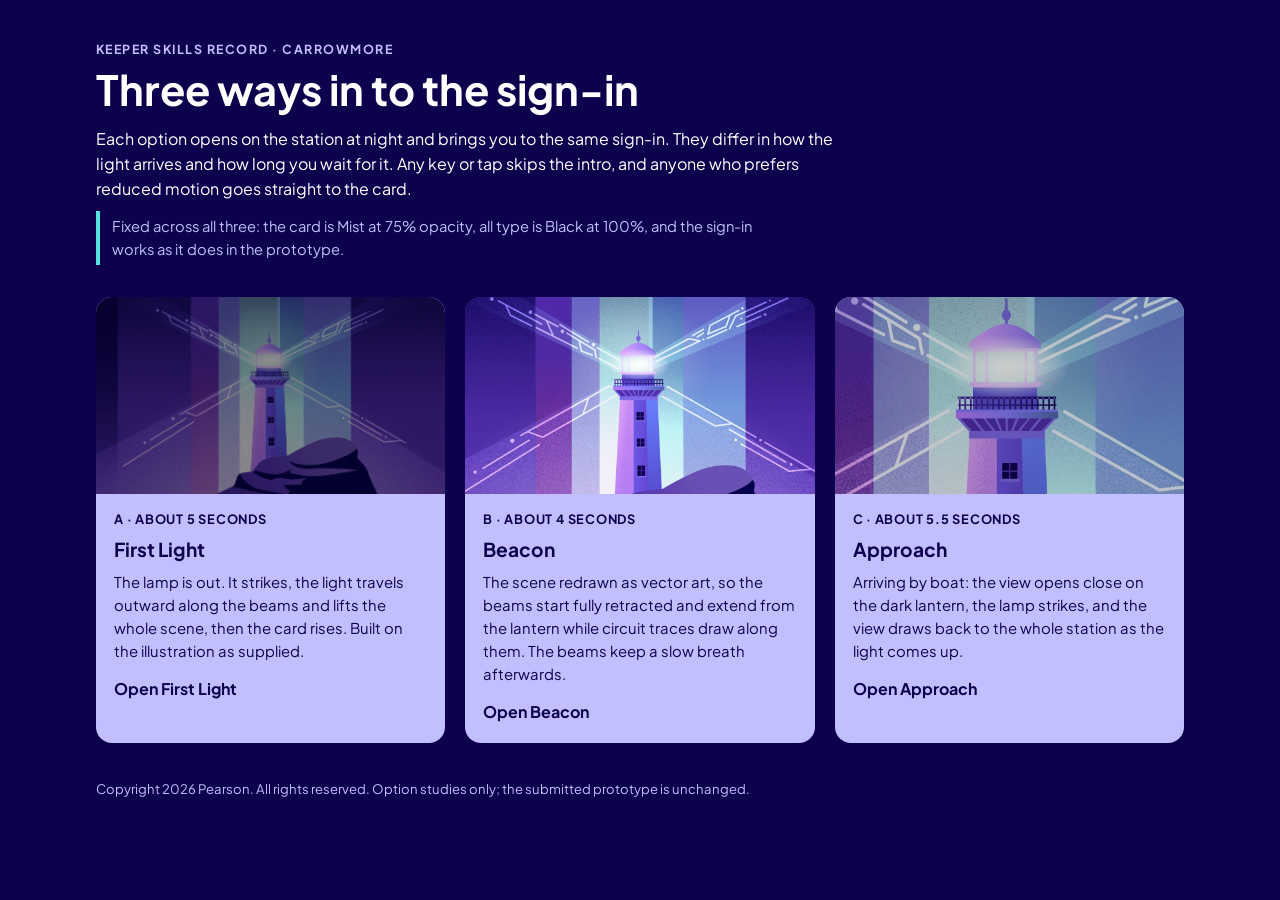
<file: prototype/sign-in-options/index.html>
<!doctype html>
<html lang="en">
<head>
<meta charset="utf-8">
<meta name="viewport" content="width=device-width, initial-scale=1, viewport-fit=cover">
<title>Keeper Sign-in Options</title>
<meta name="claude:viewport-fit-sides" content="cover">
<link rel="preconnect" href="https://fonts.googleapis.com">
<link rel="preconnect" href="https://fonts.gstatic.com" crossorigin>
<link href="https://fonts.googleapis.com/css2?family=Plus+Jakarta+Sans:wght@400;600;700&display=swap" rel="stylesheet">
<style>
  /* Chooser: dark family throughout (Pearson Purple ground, Light Purple cards).
     Layout: a short intro, then one row of three option cards, each led by its art. */
  :root {
    color-scheme: dark;
    --ground: #0D004D; --card: #C1BFFF; --card-ink: #0D004D; --ink: #FFFFFF; --ink-soft: #C1BFFF;
    --rule: #56E2E1; --font: "Plus Jakarta Sans", Arial, Helvetica, sans-serif;
  }
  * { box-sizing: border-box; }
  body { margin: 0; background: var(--ground); color: var(--ink); font: 16px/1.55 var(--font); }
  .wrap { max-width: 1120px; margin: 0 auto; padding-block: 40px 56px;
          padding-left: max(16px, env(safe-area-inset-left, 0px)); padding-right: max(16px, env(safe-area-inset-right, 0px)); }
  .eyebrow { font-size: .78rem; font-weight: 700; letter-spacing: .12em; text-transform: uppercase; color: var(--ink-soft); margin: 0 0 8px; }
  h1 { font-size: clamp(1.8rem, 4vw, 2.6rem); line-height: 1.1; margin: 0 0 14px; text-wrap: balance; }
  .lede { max-width: 64ch; color: var(--ink); margin: 0 0 10px; }
  .fixed { max-width: 64ch; color: var(--ink-soft); font-size: .92rem; border-left: 4px solid var(--rule); padding: 4px 12px; margin: 0 0 32px; }
  .grid { display: grid; grid-template-columns: repeat(auto-fit, minmax(280px, 1fr)); gap: 20px; }
  .opt { background: var(--card); color: var(--card-ink); border-radius: 16px; overflow: hidden; display: grid; grid-template-rows: auto 1fr; text-decoration: none; }
  .opt:focus-visible { outline: 3px solid var(--ink); outline-offset: 3px; }
  .art { aspect-ratio: 16 / 9; max-width: 100%; background: #07002E url("assets/lighthouse.webp") center / cover; }
  .a-first { filter: brightness(.55) saturate(1.1); background-position: 50% 30%; background-size: 130%; }
  .a-beacon { background-size: 170%; background-position: 50% 28%; }
  .a-approach { background-size: 340%; background-position: 50% 30%; filter: brightness(.8); }
  .body { padding: 16px 18px 18px; display: grid; gap: 6px; align-content: start; }
  .body h2 { font-size: 1.2rem; margin: 0; }
  .body p { margin: 0; font-size: .93rem; }
  .meta { font-size: .8rem; font-weight: 700; letter-spacing: .06em; text-transform: uppercase; }
  .open { font-weight: 700; margin-top: 8px; }
  .opt:hover .open { text-decoration: underline; }
  footer { margin-top: 36px; font-size: .82rem; color: var(--ink-soft); }
</style>
</head>
<body>
<div class="wrap">
  <p class="eyebrow">Keeper Skills Record · Carrowmore</p>
  <h1>Three ways in to the sign-in</h1>
  <p class="lede">Each option opens on the station at night and brings you to the same sign-in. They differ in how the light arrives and how long you wait for it. Any key or tap skips the intro, and anyone who prefers reduced motion goes straight to the card.</p>
  <p class="fixed">Fixed across all three: the card is Mist at 75% opacity, all type is Black at 100%, and the sign-in works as it does in the prototype.</p>

  <div class="grid">
    <a class="opt" href="first-light.html">
      <div class="art a-first" role="img" aria-label="The lighthouse at night"></div>
      <div class="body">
        <span class="meta">A · About 5 seconds</span>
        <h2>First Light</h2>
        <p>The lamp is out. It strikes, the light travels outward along the beams and lifts the whole scene, then the card rises. Built on the illustration as supplied.</p>
        <span class="open">Open First Light</span>
      </div>
    </a>
    <a class="opt" href="beacon.html">
      <div class="art a-beacon" role="img" aria-label="The lantern with its beams"></div>
      <div class="body">
        <span class="meta">B · About 4 seconds</span>
        <h2>Beacon</h2>
        <p>The scene redrawn as vector art, so the beams start fully retracted and extend from the lantern while circuit traces draw along them. The beams keep a slow breath afterwards.</p>
        <span class="open">Open Beacon</span>
      </div>
    </a>
    <a class="opt" href="approach.html">
      <div class="art a-approach" role="img" aria-label="Close on the lantern"></div>
      <div class="body">
        <span class="meta">C · About 5.5 seconds</span>
        <h2>Approach</h2>
        <p>Arriving by boat: the view opens close on the dark lantern, the lamp strikes, and the view draws back to the whole station as the light comes up.</p>
        <span class="open">Open Approach</span>
      </div>
    </a>
  </div>
  <footer>Copyright 2026 Pearson. All rights reserved. Option studies only; the submitted prototype is unchanged.</footer>
</div>
</body>
</html>
</file>
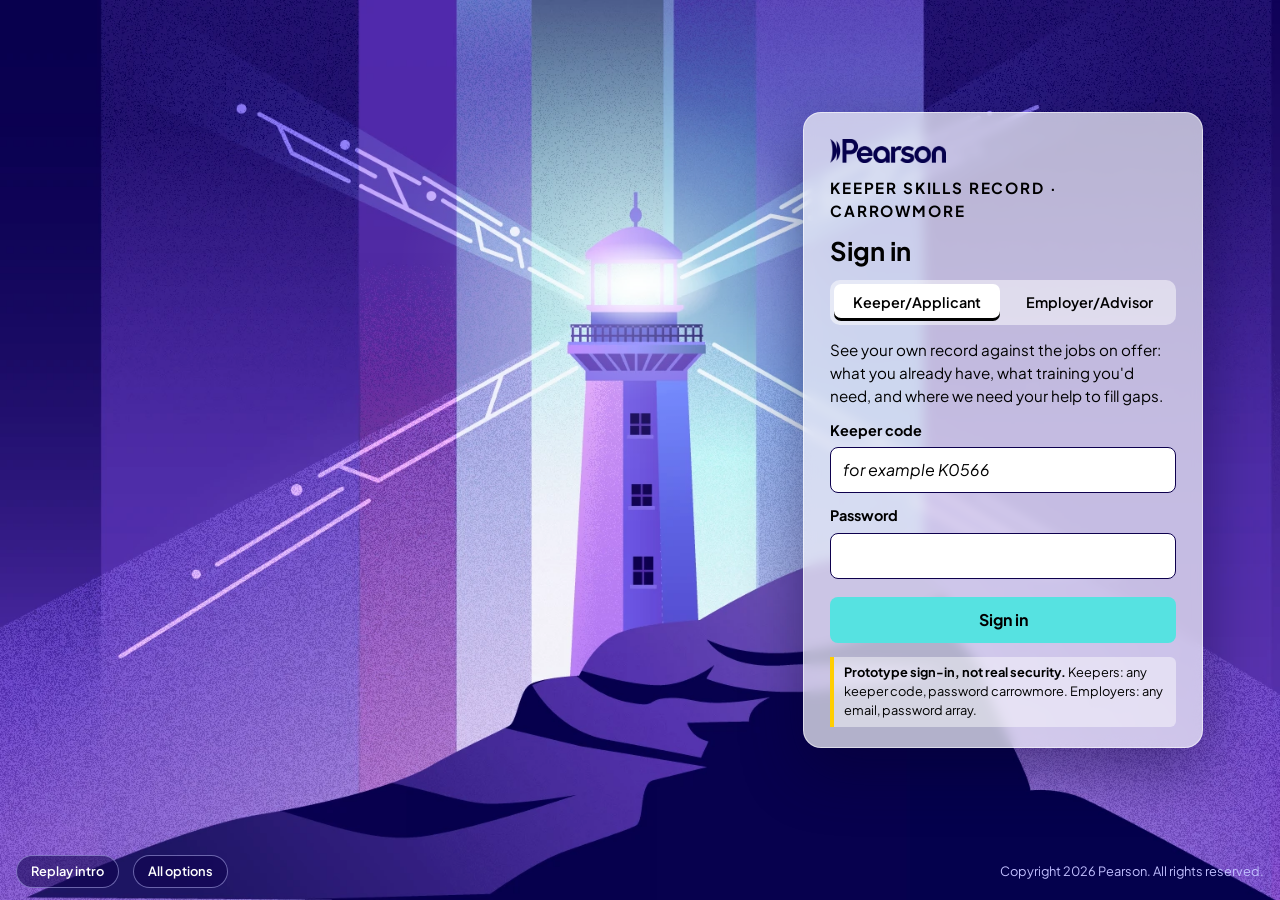
<file: prototype/sign-in-options/approach.html>
<!doctype html>
<html lang="en">
<head>
<meta charset="utf-8">
<meta name="viewport" content="width=device-width, initial-scale=1, viewport-fit=cover">
<title>Approach Sign-in</title>
<meta name="claude:viewport-fit-sides" content="cover">
<link rel="preconnect" href="https://fonts.googleapis.com">
<link rel="preconnect" href="https://fonts.gstatic.com" crossorigin>
<link href="https://fonts.googleapis.com/css2?family=Plus+Jakarta+Sans:wght@400;600;700&display=swap" rel="stylesheet">
<link rel="stylesheet" href="signin.css">
<style>
  /* Option C, Approach. You arrive by boat at night: the view opens close on the dark lantern,
     the lamp strikes, and the view draws back to the whole station as the light comes up.
     About 5.5 seconds to the sign-in. */
  :root { --card-at: 4.9s; }
  .stage { transform-origin: var(--lamp-x) var(--lamp-y); }
  .unlit { filter: brightness(.28) saturate(1.1); }
  .lamp { opacity: .5; }

  .play:not(.skipped) .stage { animation: draw-back 5.6s cubic-bezier(.65, 0, .25, 1) both; }
  .play:not(.skipped) .lamp  { animation: strike 2.4s var(--ease-out) .5s both; }
  .play:not(.skipped) .lit   { animation: come-up 3.2s ease-in-out 1.2s both; }
  .play:not(.skipped) .unlit { animation: dusk 1s ease-out both; }

  @keyframes draw-back {
    from { transform: translate(-50%, -50%) scale(2.8); }
    to   { transform: translate(-50%, -50%) scale(1); }
  }
  @keyframes strike {
    0%   { opacity: 0; transform: scale(.1); }
    30%  { opacity: 1; transform: scale(.4); }
    100% { opacity: .5; transform: scale(1); }
  }
  @keyframes come-up { from { opacity: 0; } to { opacity: 1; } }
  @keyframes dusk    { from { opacity: 0; } to { opacity: 1; } }
</style>
</head>
<body>
<div class="stage" aria-hidden="true">
  <img class="unlit" src="assets/lighthouse.webp" alt="">
  <img class="lit" src="assets/lighthouse.webp" alt="">
  <div class="lamp"></div>
</div>

<div class="shell">
  <section class="card" aria-labelledby="si-h">
    <img class="logo" src="assets/pearson-logo-purple.png" alt="Pearson">
    <div id="signin-body" class="stack">
      <p class="eyebrow">Keeper Skills Record · Carrowmore</p>
      <h1 id="si-h">Sign in</h1>
      <div class="tabs" role="tablist" aria-label="I am signing in as">
        <button type="button" role="tab" aria-selected="true" id="tab-k" aria-controls="form-k">Keeper/Applicant</button>
        <button type="button" role="tab" aria-selected="false" id="tab-e" aria-controls="form-e">Employer/Advisor</button>
      </div>
      <form id="form-k" role="tabpanel" aria-labelledby="tab-k">
        <p>See your own record against the jobs on offer: what you already have, what training you'd need, and where we need your help to fill gaps.</p>
        <label for="k-code">Keeper code</label>
        <input id="k-code" autocomplete="username" placeholder="for example K0566" required>
        <label for="k-pass">Password</label>
        <input id="k-pass" type="password" autocomplete="current-password" required>
        <button class="go" type="submit">Sign in</button>
      </form>
      <form id="form-e" role="tabpanel" aria-labelledby="tab-e" hidden>
        <p>Browse keepers who have shared their record, sorted by name or by how close they are to ready for a role.</p>
        <label for="e-user">Work email</label>
        <input id="e-user" type="email" autocomplete="username" placeholder="recruiter@carrowmore-array.example" required>
        <label for="e-pass">Password</label>
        <input id="e-pass" type="password" autocomplete="current-password" required>
        <button class="go" type="submit">Sign in</button>
      </form>
      <p class="err" id="si-err" role="alert"></p>
      <div class="demo"><strong>Prototype sign-in, not real security.</strong> Keepers: any keeper code, password carrowmore. Employers: any email, password array.</div>
    </div>
    <div class="done" id="done" hidden>
      <p class="eyebrow">Signed in</p>
      <h1 id="done-who"></h1>
      <p>In the full build this opens your view directly. For now, the prototype keeps its own sign-in.</p>
      <a id="done-link" href="#" target="_blank" rel="noopener">Open the prototype</a>
      <button class="go" type="button" id="again">Sign in as someone else</button>
    </div>
  </section>
</div>

<nav class="dock" aria-label="Intro">
  <button type="button" id="skip" class="skip-btn">Skip intro</button>
  <button type="button" id="replay">Replay intro</button>
  <a href="index.html">All options</a>
  <span class="copy">Copyright 2026 Pearson. All rights reserved.</span>
</nav>
<script src="signin.js"></script>
</body>
</html>
</file>
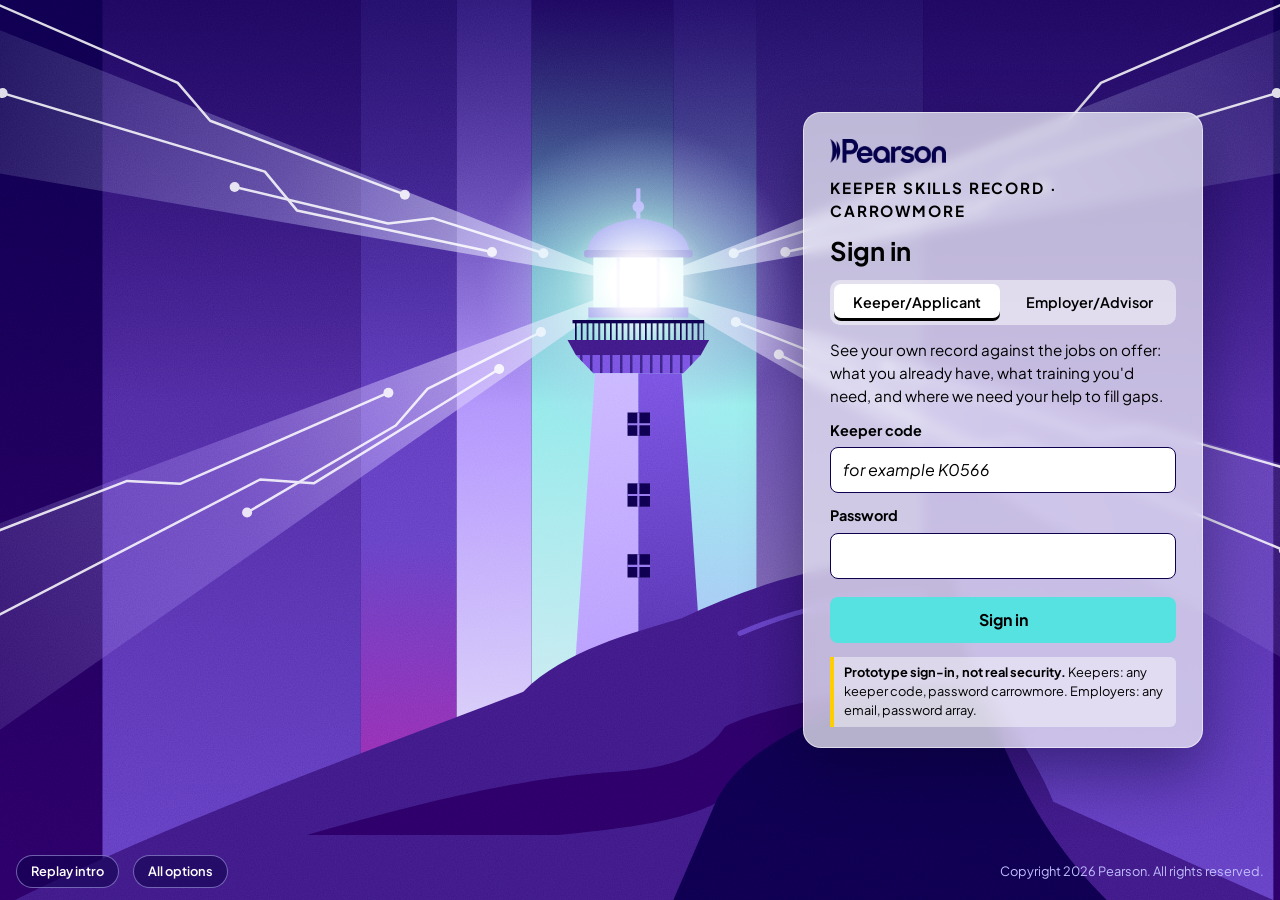
<file: prototype/sign-in-options/beacon.html>
<!doctype html>
<html lang="en">
<head>
<meta charset="utf-8">
<meta name="viewport" content="width=device-width, initial-scale=1, viewport-fit=cover">
<title>Beacon Sign-in</title>
<meta name="claude:viewport-fit-sides" content="cover">
<link rel="preconnect" href="https://fonts.googleapis.com">
<link rel="preconnect" href="https://fonts.gstatic.com" crossorigin>
<link href="https://fonts.googleapis.com/css2?family=Plus+Jakarta+Sans:wght@400;600;700&display=swap" rel="stylesheet">
<link rel="stylesheet" href="signin.css">
<style>
  /* Option B, Beacon. The station redrawn as live vector art, so the light can truly start
     retracted: the lamp strikes, four beams extend from the lantern, circuit traces draw along
     them, and the beams keep a slow breath once the card is up. About 4 seconds to the sign-in. */
  :root { --card-at: 3.5s; }
  .scene { position: fixed; inset: 0; width: 100%; height: 100%; display: block; }
  .beam, .glow { transform-box: view-box; transform-origin: 958px 340px; }
  .trace { stroke-dasharray: 1; stroke-dashoffset: 0; }
  .breath { animation: breathe 7s ease-in-out 4.5s infinite; transform-box: view-box; transform-origin: 958px 340px; }
  .grain {
    position: fixed; inset: 0; pointer-events: none; opacity: .2; mix-blend-mode: soft-light;
    background-image: url("data:image/svg+xml,%3Csvg xmlns='http://www.w3.org/2000/svg' width='220' height='220'%3E%3Cfilter id='n'%3E%3CfeTurbulence type='fractalNoise' baseFrequency='.85' numOctaves='2' stitchTiles='stitch'/%3E%3CfeColorMatrix values='0 0 0 0 1 0 0 0 0 1 0 0 0 0 1 0 0 0 1.4 -.2'/%3E%3C/filter%3E%3Crect width='100%25' height='100%25' filter='url(%23n)'/%3E%3C/svg%3E");
  }

  .play:not(.skipped) .scene  { animation: dusk 1.2s ease-out both; }
  .play:not(.skipped) .glow   { animation: strike 1.6s var(--ease-out) .7s both; }
  .play:not(.skipped) .beam   { animation: extend 2.2s cubic-bezier(.3, .7, .2, 1) 1.2s both; }
  .play:not(.skipped) .beam.lo { animation-delay: 1.45s; }
  .play:not(.skipped) .node   { animation: dusk .5s ease-out calc(2s + var(--d, 0s)) both; }
  .play:not(.skipped) .trace  { animation: trace 1.6s ease-out calc(2s + var(--d, 0s)) both; }

  @keyframes dusk    { from { opacity: 0; } to { opacity: 1; } }
  @keyframes strike  { 0% { opacity: 0; transform: scale(.1); } 40% { opacity: 1; transform: scale(1.25); } 100% { opacity: 1; transform: scale(1); } }
  @keyframes extend  { from { opacity: 0; transform: scale(0); } 20% { opacity: 1; } to { opacity: 1; transform: scale(1); } }
  @keyframes trace   { from { stroke-dashoffset: 1; } to { stroke-dashoffset: 0; } }
  @keyframes breathe { 0%, 100% { opacity: 1; } 50% { opacity: .78; } }
</style>
</head>
<body>
<svg class="scene" viewBox="0 0 1920 1080" preserveAspectRatio="xMidYMid slice" aria-hidden="true" focusable="false">
  <defs>
    <linearGradient id="sky" x1="0" y1="0" x2="0" y2="1">
      <stop offset="0" stop-color="#0D004D"/><stop offset="1" stop-color="#290066"/>
    </linearGradient>
    <linearGradient id="col-fuchsia" x1="0" y1="0" x2="0" y2="1"><stop offset="0" stop-color="#512EAB"/><stop offset=".6" stop-color="#653FC6"/><stop offset="1" stop-color="#B820A9"/></linearGradient>
    <linearGradient id="col-lav" x1="0" y1="0" x2="0" y2="1"><stop offset="0" stop-color="#7950E2"/><stop offset=".5" stop-color="#B79BFE"/><stop offset="1" stop-color="#EDECF6"/></linearGradient>
    <linearGradient id="col-turq" x1="0" y1="0" x2="0" y2="1"><stop offset="0" stop-color="#3D1788"/><stop offset=".3" stop-color="#7CE8E7"/><stop offset="1" stop-color="#EDECF6"/></linearGradient>
    <linearGradient id="col-blue" x1="0" y1="0" x2="0" y2="1"><stop offset="0" stop-color="#512EAB"/><stop offset=".45" stop-color="#9AEEED"/><stop offset="1" stop-color="#B79BFE"/></linearGradient>
    <linearGradient id="col-mid" x1="0" y1="0" x2="0" y2="1"><stop offset="0" stop-color="#3D1788"/><stop offset="1" stop-color="#653FC6"/></linearGradient>
    <linearGradient id="top-shade" x1="0" y1="0" x2="0" y2="1"><stop offset="0" stop-color="#0D004D" stop-opacity=".7"/><stop offset=".45" stop-color="#0D004D" stop-opacity="0"/></linearGradient>
    <linearGradient id="tower-l" x1="0" y1="0" x2="0" y2="1"><stop offset="0" stop-color="#CAB7FF"/><stop offset="1" stop-color="#B79BFE"/></linearGradient>
    <linearGradient id="tower-r" x1="0" y1="0" x2="0" y2="1"><stop offset="0" stop-color="#7950E2"/><stop offset="1" stop-color="#512EAB"/></linearGradient>
    <radialGradient id="halo"><stop offset="0" stop-color="#FFFFFF"/><stop offset=".18" stop-color="#FFFFFF" stop-opacity=".9"/><stop offset=".45" stop-color="#CBF6F5" stop-opacity=".45"/><stop offset="1" stop-color="#C1BFFF" stop-opacity="0"/></radialGradient>
    <linearGradient id="beam-ul" gradientUnits="userSpaceOnUse" x1="958" y1="340" x2="0" y2="70"><stop offset="0" stop-color="#FFFFFF" stop-opacity=".75"/><stop offset=".45" stop-color="#C1BFFF" stop-opacity=".32"/><stop offset="1" stop-color="#C1BFFF" stop-opacity="0"/></linearGradient>
    <linearGradient id="beam-ur" gradientUnits="userSpaceOnUse" x1="958" y1="340" x2="1920" y2="70"><stop offset="0" stop-color="#FFFFFF" stop-opacity=".75"/><stop offset=".45" stop-color="#C1BFFF" stop-opacity=".32"/><stop offset="1" stop-color="#C1BFFF" stop-opacity="0"/></linearGradient>
    <linearGradient id="beam-ll" gradientUnits="userSpaceOnUse" x1="958" y1="340" x2="0" y2="860"><stop offset="0" stop-color="#FFFFFF" stop-opacity=".7"/><stop offset=".5" stop-color="#B79BFE" stop-opacity=".3"/><stop offset="1" stop-color="#B79BFE" stop-opacity=".05"/></linearGradient>
    <linearGradient id="beam-lr" gradientUnits="userSpaceOnUse" x1="958" y1="340" x2="1920" y2="760"><stop offset="0" stop-color="#FFFFFF" stop-opacity=".7"/><stop offset=".5" stop-color="#B79BFE" stop-opacity=".3"/><stop offset="1" stop-color="#B79BFE" stop-opacity=".05"/></linearGradient>
    <pattern id="rail" width="7" height="22" patternUnits="userSpaceOnUse"><rect width="2" height="22" fill="#0D004D"/></pattern>
    <pattern id="corbel" width="12" height="20" patternUnits="userSpaceOnUse"><rect width="3" height="20" fill="#0D004D" opacity=".6"/></pattern>
  </defs>

  <!-- sky and light columns -->
  <rect width="1920" height="1080" fill="url(#sky)"/>
  <rect x="315" width="310" height="1080" fill="url(#col-mid)"/>
  <rect x="625" width="115" height="1080" fill="url(#col-fuchsia)"/>
  <rect x="740" width="90" height="1080" fill="url(#col-lav)"/>
  <rect x="830" width="170" height="1080" fill="url(#col-turq)"/>
  <rect x="1000" width="100" height="1080" fill="url(#col-blue)"/>
  <rect x="1100" width="200" height="1080" fill="url(#col-lav)" opacity=".55"/>
  <rect x="1300" width="420" height="1080" fill="url(#col-mid)"/>
  <rect width="1920" height="1080" fill="url(#top-shade)"/>

  <!-- beams: drawn at full reach; the intro scales them out from the lantern -->
  <g class="breath">
    <polygon class="beam lo" points="958,340 0,700 0,1010" fill="url(#beam-ll)"/>
    <polygon class="beam lo" points="958,340 1920,610 1920,900" fill="url(#beam-lr)"/>
    <polygon class="beam" points="958,340 0,-40 0,175" fill="url(#beam-ul)"/>
    <polygon class="beam" points="958,340 1920,-40 1920,175" fill="url(#beam-ur)"/>
    <g id="traces" fill="none" stroke="#FFFFFF" stroke-width="3" stroke-linecap="round" stroke-linejoin="round" opacity=".85"></g>
  </g>

  <!-- tower -->
  <line x1="958" y1="226" x2="958" y2="266" stroke="#B79BFE" stroke-width="5"/>
  <circle cx="958" cy="248" r="7" fill="#B79BFE"/>
  <path d="M897 304 Q897 270 958 262 Q1019 270 1019 304 Z" fill="#9677F0"/>
  <rect x="893" y="300" width="130" height="9" rx="3" fill="#653FC6"/>
  <rect x="904" y="309" width="108" height="62" fill="#FFFFFF"/>
  <path d="M934 309 V371 M982 309 V371" stroke="#C1BFFF" stroke-width="4"/>
  <rect x="898" y="369" width="120" height="12" fill="#7950E2"/>
  <circle class="glow" cx="958" cy="340" r="190" fill="url(#halo)"/>
  <rect x="879" y="386" width="158" height="22" fill="url(#rail)"/>
  <rect x="879" y="384" width="158" height="4" fill="#0D004D"/>
  <path d="M873 408 H1043 L1033 426 H883 Z" fill="#3D1788"/>
  <path d="M883 426 H1033 L1012 448 H904 Z" fill="#7950E2"/>
  <path d="M883 426 H1033 L1012 448 H904 Z" fill="url(#corbel)"/>
  <path d="M906 448 H958 V830 H880 Z" fill="url(#tower-l)"/>
  <path d="M958 448 H1010 L1036 830 H958 Z" fill="url(#tower-r)"/>
  <g fill="#0D004D">
    <rect x="945" y="495" width="27" height="28"/><rect x="945" y="580" width="27" height="28"/><rect x="945" y="665" width="27" height="28"/>
  </g>
  <path d="M958 495 v28 M945 509 h27 M958 580 v28 M945 594 h27 M958 665 v28 M945 679 h27" stroke="#9677F0" stroke-width="2.5"/>

  <!-- rock -->
  <path d="M820 830 C870 780 950 760 1010 742 C1090 704 1180 674 1290 670 C1335 670 1350 704 1336 744 C1366 824 1424 884 1456 962 L1720 1080 L210 1080 C410 980 640 900 820 830 Z" fill="#3D1788"/>
  <path d="M560 1002 C700 962 822 932 932 926 C1004 922 1042 902 1062 872 C1102 852 1192 832 1302 822 L1292 862 C1202 882 1122 902 1082 942 C1042 982 962 992 862 1002 Z" fill="#290066"/>
  <path d="M1000 1080 L1052 960 C1082 902 1152 872 1222 842 C1292 822 1352 804 1382 862 C1412 932 1442 1002 1520 1080 Z" fill="#0D004D"/>
  <path d="M1080 760 C1150 730 1230 712 1300 716" stroke="#653FC6" stroke-width="6" fill="none" stroke-linecap="round"/>
</svg>
<div class="grain" aria-hidden="true"></div>
<div class="shell">
  <section class="card" aria-labelledby="si-h">
    <img class="logo" src="assets/pearson-logo-purple.png" alt="Pearson">
    <div id="signin-body" class="stack">
      <p class="eyebrow">Keeper Skills Record · Carrowmore</p>
      <h1 id="si-h">Sign in</h1>
      <div class="tabs" role="tablist" aria-label="I am signing in as">
        <button type="button" role="tab" aria-selected="true" id="tab-k" aria-controls="form-k">Keeper/Applicant</button>
        <button type="button" role="tab" aria-selected="false" id="tab-e" aria-controls="form-e">Employer/Advisor</button>
      </div>
      <form id="form-k" role="tabpanel" aria-labelledby="tab-k">
        <p>See your own record against the jobs on offer: what you already have, what training you'd need, and where we need your help to fill gaps.</p>
        <label for="k-code">Keeper code</label>
        <input id="k-code" autocomplete="username" placeholder="for example K0566" required>
        <label for="k-pass">Password</label>
        <input id="k-pass" type="password" autocomplete="current-password" required>
        <button class="go" type="submit">Sign in</button>
      </form>
      <form id="form-e" role="tabpanel" aria-labelledby="tab-e" hidden>
        <p>Browse keepers who have shared their record, sorted by name or by how close they are to ready for a role.</p>
        <label for="e-user">Work email</label>
        <input id="e-user" type="email" autocomplete="username" placeholder="recruiter@carrowmore-array.example" required>
        <label for="e-pass">Password</label>
        <input id="e-pass" type="password" autocomplete="current-password" required>
        <button class="go" type="submit">Sign in</button>
      </form>
      <p class="err" id="si-err" role="alert"></p>
      <div class="demo"><strong>Prototype sign-in, not real security.</strong> Keepers: any keeper code, password carrowmore. Employers: any email, password array.</div>
    </div>
    <div class="done" id="done" hidden>
      <p class="eyebrow">Signed in</p>
      <h1 id="done-who"></h1>
      <p>In the full build this opens your view directly. For now, the prototype keeps its own sign-in.</p>
      <a id="done-link" href="#" target="_blank" rel="noopener">Open the prototype</a>
      <button class="go" type="button" id="again">Sign in as someone else</button>
    </div>
  </section>
</div>

<nav class="dock" aria-label="Intro">
  <button type="button" id="skip" class="skip-btn">Skip intro</button>
  <button type="button" id="replay">Replay intro</button>
  <a href="index.html">All options</a>
  <span class="copy">Copyright 2026 Pearson. All rights reserved.</span>
</nav>
<script>
  // Circuit traces along each beam: a run, one right-angle jog, a run, with a node at each end.
  // Positions are fractions of the beam's length (t) and offsets across it (o, scaled by t so they stay in the beam).
  (function () {
    const A = [958, 340];
    const beams = [[0, 70], [1920, 70], [0, 855], [1920, 755]];
    const runs = [
      { t0: .18, tj: .42, t1: .80, o1: -40, o2: 10,  d: 0 },
      { t0: .30, tj: .55, t1: .95, o1: 55,  o2: 85,  d: .25 },
      { t0: .12, tj: .26, t1: .50, o1: 20,  o2: -25, d: .5 }
    ];
    const g = document.getElementById("traces");
    const NS = "http://www.w3.org/2000/svg";
    beams.forEach((B, bi) => {
      const dx = B[0] - A[0], dy = B[1] - A[1], len = Math.hypot(dx, dy);
      const nx = -dy / len, ny = dx / len;
      const P = (t, o) => [A[0] + dx * t + nx * o * t * 1.6, A[1] + dy * t + ny * o * t * 1.6].map((v) => v.toFixed(1));
      runs.forEach((r, ri) => {
        const flip = bi % 2 ? -1 : 1;
        const o1 = r.o1 * flip, o2 = r.o2 * flip;
        const pts = [P(r.t0, o1), P(r.tj, o1), P(r.tj + .05, o2), P(r.t1, o2)];
        const path = document.createElementNS(NS, "path");
        path.setAttribute("d", "M" + pts.map((p) => p.join(" ")).join(" L"));
        path.setAttribute("pathLength", "1");
        path.setAttribute("class", "trace");
        path.style.setProperty("--d", (r.d + bi * .08) + "s");
        g.appendChild(path);
        [pts[0], pts[3]].forEach((p) => {
          const c = document.createElementNS(NS, "circle");
          c.setAttribute("cx", p[0]); c.setAttribute("cy", p[1]); c.setAttribute("r", "6");
          c.setAttribute("fill", "#FFFFFF"); c.setAttribute("stroke", "none");
          c.setAttribute("class", "node"); c.style.setProperty("--d", (r.d + bi * .08) + "s");
          g.appendChild(c);
        });
      });
    });
  })();
</script>
<script src="signin.js"></script>
</body>
</html>
</file>
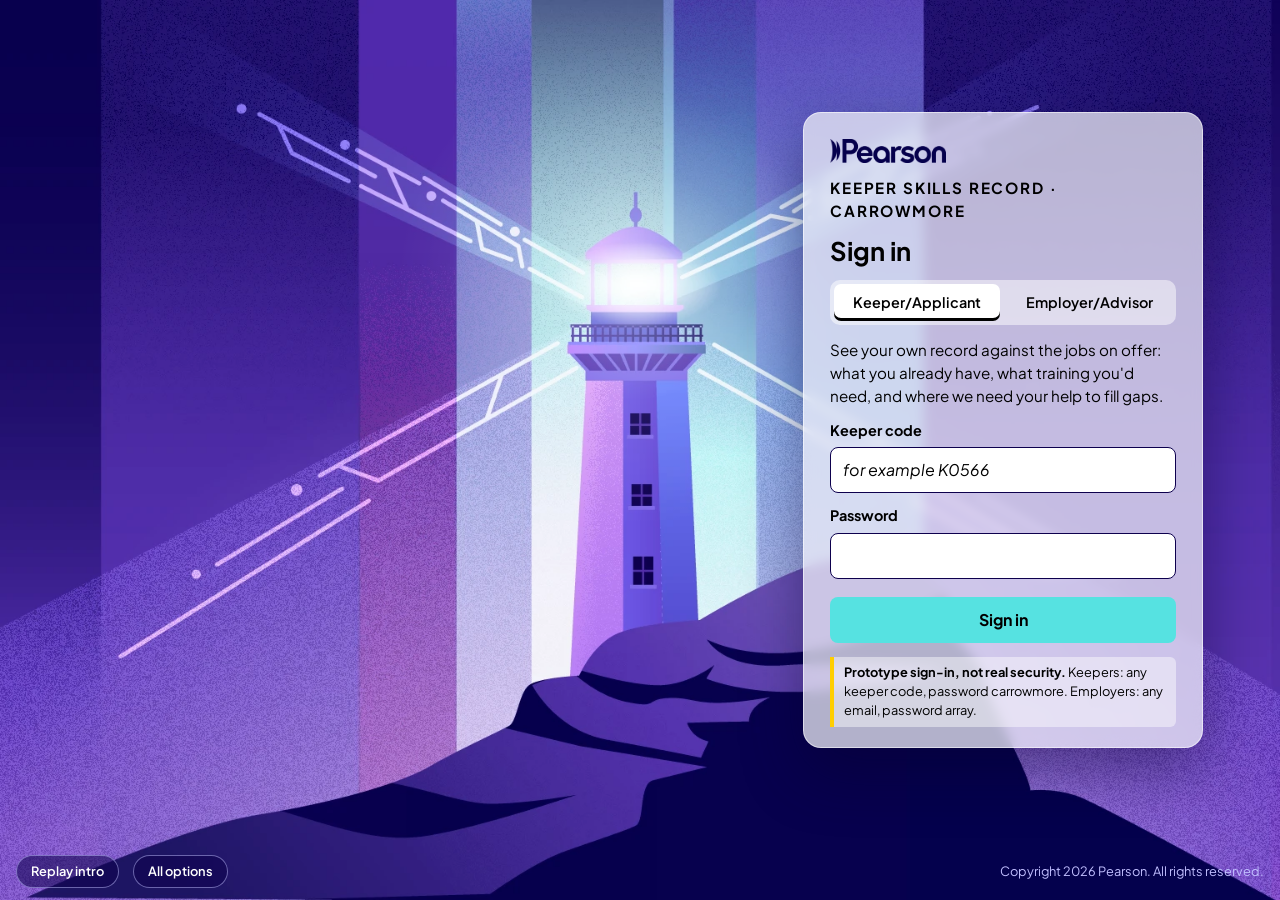
<file: prototype/sign-in-options/first-light.html>
<!doctype html>
<html lang="en">
<head>
<meta charset="utf-8">
<meta name="viewport" content="width=device-width, initial-scale=1, viewport-fit=cover">
<title>First Light Sign-in</title>
<meta name="claude:viewport-fit-sides" content="cover">
<link rel="preconnect" href="https://fonts.googleapis.com">
<link rel="preconnect" href="https://fonts.gstatic.com" crossorigin>
<link href="https://fonts.googleapis.com/css2?family=Plus+Jakarta+Sans:wght@400;600;700&display=swap" rel="stylesheet">
<link rel="stylesheet" href="signin.css">
<style>
  /* Option A, First Light. The station at night with the lamp out; the lamp strikes,
     its light travels outward along the beams and lifts the whole scene, then the card rises.
     About 5 seconds to the sign-in. */
  @property --reach { syntax: "<percentage>"; inherits: false; initial-value: 140%; }
  :root { --card-at: 4.3s; }
  .unlit { filter: brightness(.3) saturate(1.1); }
  .lit {
    --reach: 140%;
    -webkit-mask-image: radial-gradient(circle at var(--lamp-x) var(--lamp-y), #000 var(--reach), transparent calc(var(--reach) + 22%));
            mask-image: radial-gradient(circle at var(--lamp-x) var(--lamp-y), #000 var(--reach), transparent calc(var(--reach) + 22%));
  }
  .lamp { opacity: .55; }

  .play:not(.skipped) .stage { animation: settle 6.5s var(--ease-out) both; }
  .play:not(.skipped) .unlit { animation: dusk 1.4s ease-out both; }
  .play:not(.skipped) .lamp  { animation: strike 2.6s var(--ease-out) 1.1s both; }
  .play:not(.skipped) .lit   { animation: reach 3.4s cubic-bezier(.5, 0, .2, 1) 1.6s both; }

  @keyframes settle { from { transform: translate(-50%, -50%) scale(1.06); } to { transform: translate(-50%, -50%) scale(1); } }
  @keyframes dusk   { from { opacity: 0; } to { opacity: 1; } }
  @keyframes strike {
    0%   { opacity: 0; transform: scale(.15); }
    35%  { opacity: 1; transform: scale(.55); }
    100% { opacity: .55; transform: scale(1); }
  }
  @keyframes reach  { from { --reach: -22%; } to { --reach: 140%; } }
</style>
</head>
<body>
<div class="stage" aria-hidden="true">
  <img class="unlit" src="assets/lighthouse.webp" alt="">
  <img class="lit" src="assets/lighthouse.webp" alt="">
  <div class="lamp"></div>
</div>

<div class="shell">
  <section class="card" aria-labelledby="si-h">
    <img class="logo" src="assets/pearson-logo-purple.png" alt="Pearson">
    <div id="signin-body" class="stack">
      <p class="eyebrow">Keeper Skills Record · Carrowmore</p>
      <h1 id="si-h">Sign in</h1>
      <div class="tabs" role="tablist" aria-label="I am signing in as">
        <button type="button" role="tab" aria-selected="true" id="tab-k" aria-controls="form-k">Keeper/Applicant</button>
        <button type="button" role="tab" aria-selected="false" id="tab-e" aria-controls="form-e">Employer/Advisor</button>
      </div>
      <form id="form-k" role="tabpanel" aria-labelledby="tab-k">
        <p>See your own record against the jobs on offer: what you already have, what training you'd need, and where we need your help to fill gaps.</p>
        <label for="k-code">Keeper code</label>
        <input id="k-code" autocomplete="username" placeholder="for example K0566" required>
        <label for="k-pass">Password</label>
        <input id="k-pass" type="password" autocomplete="current-password" required>
        <button class="go" type="submit">Sign in</button>
      </form>
      <form id="form-e" role="tabpanel" aria-labelledby="tab-e" hidden>
        <p>Browse keepers who have shared their record, sorted by name or by how close they are to ready for a role.</p>
        <label for="e-user">Work email</label>
        <input id="e-user" type="email" autocomplete="username" placeholder="recruiter@carrowmore-array.example" required>
        <label for="e-pass">Password</label>
        <input id="e-pass" type="password" autocomplete="current-password" required>
        <button class="go" type="submit">Sign in</button>
      </form>
      <p class="err" id="si-err" role="alert"></p>
      <div class="demo"><strong>Prototype sign-in, not real security.</strong> Keepers: any keeper code, password carrowmore. Employers: any email, password array.</div>
    </div>
    <div class="done" id="done" hidden>
      <p class="eyebrow">Signed in</p>
      <h1 id="done-who"></h1>
      <p>In the full build this opens your view directly. For now, the prototype keeps its own sign-in.</p>
      <a id="done-link" href="#" target="_blank" rel="noopener">Open the prototype</a>
      <button class="go" type="button" id="again">Sign in as someone else</button>
    </div>
  </section>
</div>

<nav class="dock" aria-label="Intro">
  <button type="button" id="skip" class="skip-btn">Skip intro</button>
  <button type="button" id="replay">Replay intro</button>
  <a href="index.html">All options</a>
  <span class="copy">Copyright 2026 Pearson. All rights reserved.</span>
</nav>
<script src="signin.js"></script>
</body>
</html>
</file>
<file: prototype/sign-in-options/signin.css>
/* Sign-in option studies: shared stage, card and controls.
   Layout: a full-bleed night scene, the lamp fixed at 49.9% / 31.5% of the art,
   with the sign-in card set to the right of the tower (bottom sheet on phones).
   A single committed look: the scene is always night, so there is no light/dark swap.
   Card spec (Callie): Mist #EDECF6 at 75% opacity, all type Black at 100%. */
:root {
  color-scheme: dark;
  --purple: #0D004D; --amethyst: #512EAB; --light-purple: #C1BFFF; --mist: #EDECF6;
  --turquoise: #56E2E1; --amber: #FFCE00; --black: #000000; --white: #FFFFFF;
  --night: #07002E;                      /* pre-dawn ground behind the art, a step below Pearson Purple */
  --card: rgba(237, 236, 246, .75);      /* Mist at 75% */
  --card-ink: #000000;                   /* Black at 100% */
  --field: #FFFFFF; --field-line: #0D004D;
  --lamp-x: 49.9%; --lamp-y: 31.5%;      /* measured from the brightest pixels of the lantern */
  --font: "Plus Jakarta Sans", Arial, Helvetica, sans-serif;
  --ease-out: cubic-bezier(.16, 1, .3, 1);
  --ease-pop: cubic-bezier(.2, .9, .25, 1.15);
}
* { box-sizing: border-box; }
[hidden] { display: none !important; }
html, body { height: 100%; }
body {
  margin: 0; overflow: hidden; background: var(--night); color: var(--white);
  font: 16px/1.5 var(--font); font-variant-ligatures: none;
}

/* ---------- stage: covers the viewport at the art's 16:9 ratio, so % positions match the art ---------- */
.stage {
  position: fixed; left: 50%; top: 50%;
  width: max(100vw, 177.78vh); height: max(100vh, 56.25vw);
  transform: translate(-50%, -50%);
  overflow: hidden;
}
.stage > * { position: absolute; inset: 0; width: 100%; height: 100%; }
.stage img { object-fit: cover; display: block; }
.lamp {
  inset: auto; left: var(--lamp-x); top: var(--lamp-y);
  width: 34%; height: auto; aspect-ratio: 1; translate: -50% -50%;
  border-radius: 50%; pointer-events: none; mix-blend-mode: screen;
  background: radial-gradient(circle, rgba(255,255,255,.95) 0 4%, rgba(203,246,245,.55) 12%, rgba(193,191,255,.22) 30%, transparent 62%);
}

/* ---------- the sign-in card ---------- */
.shell {
  position: fixed; inset: 0; display: flex; align-items: center; justify-content: flex-end;
  padding-block: max(24px, env(safe-area-inset-top, 0px)) max(64px, calc(env(safe-area-inset-bottom, 0px) + 56px));
  padding-left: max(16px, env(safe-area-inset-left, 0px));
  padding-right: max(16px, env(safe-area-inset-right, 0px), 6vw);
  pointer-events: none; overflow-y: auto;
}
.card {
  pointer-events: auto; width: min(400px, 100%);
  background: var(--card); color: var(--card-ink);
  -webkit-backdrop-filter: blur(6px); backdrop-filter: blur(6px);
  border: 1px solid rgba(255, 255, 255, .55); border-radius: 18px;
  padding: 26px 26px 20px; box-shadow: 0 24px 60px rgba(7, 0, 46, .45);
  display: grid; gap: 14px;
}
.card * { color: var(--card-ink); }
.stack { display: grid; gap: 14px; }
.card .logo { width: 116px; height: auto; display: block; }
.eyebrow { font-size: .74rem; font-weight: 700; letter-spacing: .12em; text-transform: uppercase; margin: 0; }
.card h1 { font-size: 1.6rem; line-height: 1.15; margin: 0; text-wrap: balance; }
.card p { margin: 0; font-size: .95rem; }
.tabs { display: grid; grid-template-columns: 1fr 1fr; gap: 6px; padding: 4px; border-radius: 10px; background: rgba(255, 255, 255, .5); }
.tabs button {
  font: inherit; font-size: .9rem; font-weight: 600; border: 0; border-radius: 7px; padding: 8px 6px;
  background: transparent; cursor: pointer;
}
.tabs button[aria-selected="true"] { background: var(--white); box-shadow: inset 0 -3px 0 var(--black); }
form { display: grid; gap: 6px; }
label { font-weight: 700; font-size: .9rem; margin-top: 6px; }
input {
  font: inherit; width: 100%; padding: 10px 12px; border-radius: 8px;
  border: 1px solid var(--field-line); background: var(--field);
}
input::placeholder { color: var(--black); opacity: 1; font-style: italic; font-weight: 400; }
.go {
  margin-top: 12px; font: inherit; font-weight: 700; border: 0; border-radius: 8px; padding: 11px 18px;
  background: var(--turquoise); cursor: pointer;      /* Turquoise fill keeps the label in Black */
}
.go:hover { background: #7CE8E7; }
.err { font-weight: 700; font-size: .9rem; min-height: 1.2em; margin: 0; }
.err:empty { display: none; }
.demo { font-size: .8rem; border-left: 4px solid var(--amber); padding: 6px 10px; background: rgba(255, 255, 255, .45); border-radius: 0 6px 6px 0; }
.done { display: grid; gap: 10px; }
.done a { font-weight: 700; }
:focus-visible { outline: 3px solid var(--purple); outline-offset: 2px; }

/* ---------- scene controls, on the dark ground (type White / Light Purple) ---------- */
.dock {
  position: fixed; left: 0; right: 0; bottom: 0; z-index: 5;
  display: flex; flex-wrap: wrap; gap: 8px 14px; align-items: center;
  padding-block: 10px calc(env(safe-area-inset-bottom, 0px) + 12px);
  padding-left: max(16px, env(safe-area-inset-left, 0px));
  padding-right: max(16px, env(safe-area-inset-right, 0px));
  font-size: .8rem; color: var(--light-purple); pointer-events: none;
}
.dock > * { pointer-events: auto; }
.dock button, .dock a {
  font: inherit; font-weight: 600; color: var(--white); background: rgba(13, 0, 77, .55);
  border: 1px solid rgba(193, 191, 255, .5); border-radius: 999px; padding: 6px 14px; cursor: pointer; text-decoration: none;
}
.dock .copy { margin-left: auto; color: var(--light-purple); }
.dock :focus-visible { outline-color: var(--white); }

/* ---------- phones: card becomes a bottom sheet under the lantern ---------- */
@media (max-width: 760px), (max-aspect-ratio: 4/5) {
  .shell { align-items: flex-end; justify-content: center; padding-right: max(16px, env(safe-area-inset-right, 0px)); }
  .card { padding: 20px 18px 16px; gap: 10px; }
  .card h1 { font-size: 1.35rem; }
  .dock .copy { display: none; }
}

/* ---------- intro choreography hooks ----------
   Each page scopes its intro keyframes to .play:not(.skipped); adding .skipped drops them,
   so every element falls back to its resting (final) style. Ambient loops sit on other elements. */
.card { animation: none; }
.play:not(.skipped) .card { animation: card-pop .8s var(--ease-pop) var(--card-at, 4s) both; }
@keyframes card-pop {
  from { opacity: 0; transform: translateY(18px) scale(.96); }
  to   { opacity: 1; transform: none; }
}
@media (prefers-reduced-motion: reduce) {
  *, *::before, *::after { animation: none !important; transition: none !important; }
}
</file>
